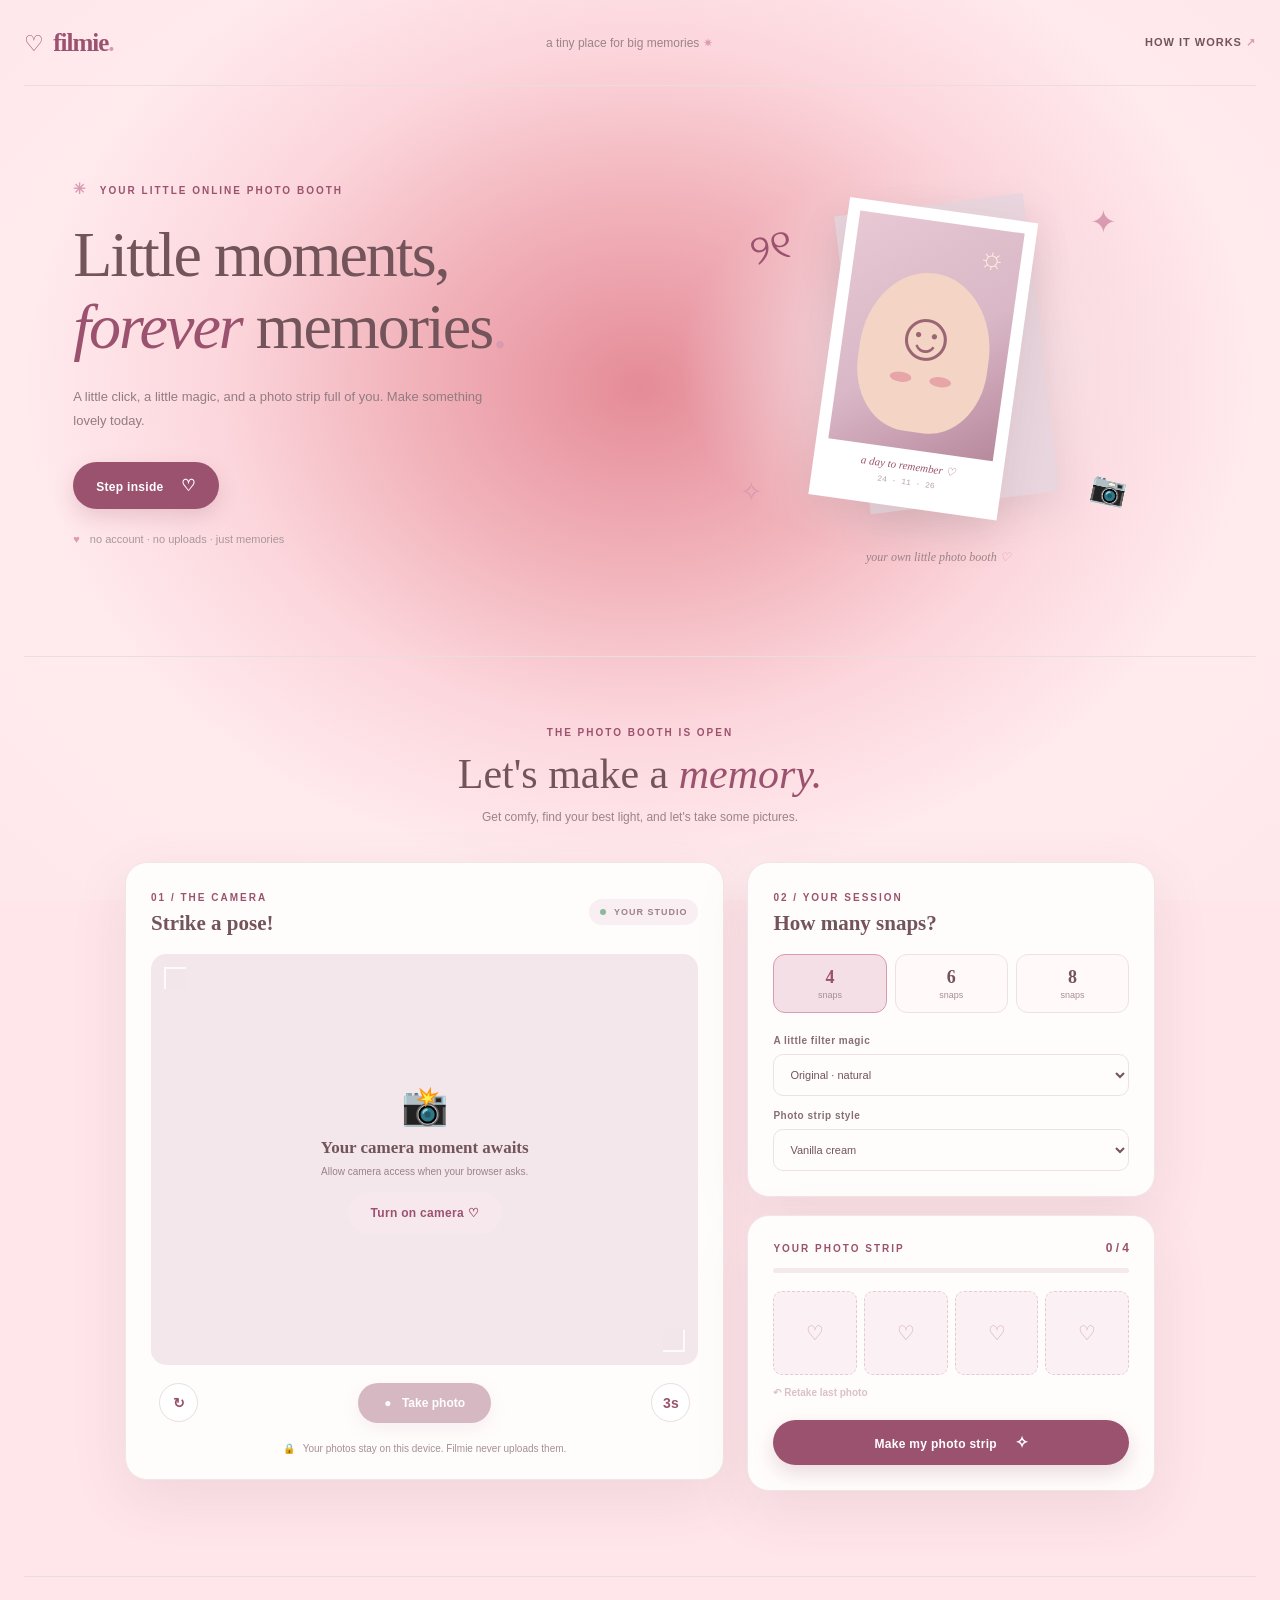
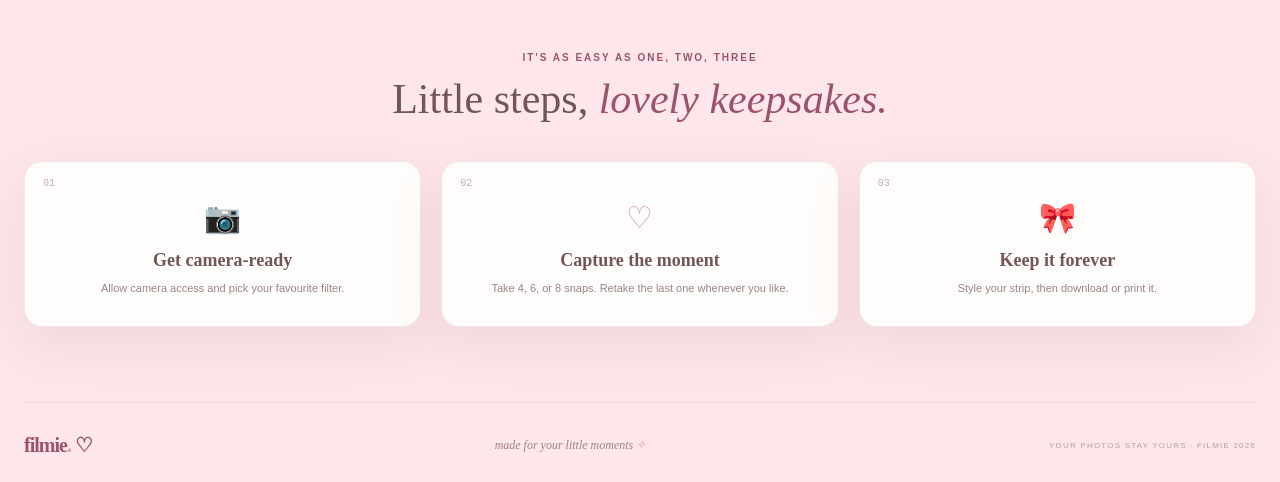
<file: index.html>
<!doctype html>
<html lang="en">
  <head>
    <meta charset="utf-8" />
    <meta name="viewport" content="width=device-width, initial-scale=1" />

    <!-- SEO -->
    <title>Filmie – Cute Online Photo Booth & Photo Strip Maker</title>

    <meta
      name="description"
      content="Create cute photo strips with Filmie! Capture moments, try fun filters, choose layouts, and download your memories."
    />

    <meta name="author" content="Javeria Sohail" />
    <meta name="robots" content="index, follow" />
    <meta name="theme-color" content="#fff8f0" />

    <link rel="canonical" href="https://filmie-photo-booth.vercel.app/" />

    <!-- Google Site Name -->
    <meta property="og:site_name" content="Filmie" />

    <script type="application/ld+json">
      {
        "@context": "https://schema.org",
        "@type": "WebSite",
        "name": "Filmie",
        "alternateName": "Filmie Photo Booth",
        "url": "https://filmie-photo-booth.vercel.app/"
      }
    </script>

    <!-- Favicon -->
    <link rel="icon" type="image/png" href="/images/filmie-icon.png" />

    <!-- Open Graph / Social Sharing -->
    <meta
      property="og:title"
      content="Filmie – Little Moments, Forever Memories"
    />
    <meta
      property="og:description"
      content="Create cute photo strips, capture memories, and make every moment special with Filmie."
    />
    <meta property="og:type" content="website" />
    <meta property="og:url" content="https://filmie-photo-booth.vercel.app/" />
    <meta
      property="og:image"
      content="https://filmie-photo-booth.vercel.app/images/filmie-icon.png"
    />

    <!-- Twitter -->
    <meta name="twitter:card" content="summary_large_image" />
    <meta name="twitter:title" content="Filmie – Online Photo Booth" />
    <meta
      name="twitter:description"
      content="Capture cute moments and create your own photo strips with Filmie."
    />
    <meta
      name="twitter:image"
      content="https://filmie-photo-booth.vercel.app/images/filmie-icon.png"
    />

    <!-- Security -->
    <meta
      http-equiv="Content-Security-Policy"
      content="default-src 'self'; img-src 'self' data: blob:; media-src 'self' blob:; style-src 'self' 'unsafe-inline' https://fonts.googleapis.com; font-src https://fonts.gstatic.com; script-src 'self'; connect-src 'self'; object-src 'none'; base-uri 'self'; form-action 'self'; frame-ancestors 'none'"
    />

    <!-- Fonts -->
    <link rel="preconnect" href="https://fonts.googleapis.com" />
    <link rel="preconnect" href="https://fonts.gstatic.com" crossorigin />

    <link
      href="https://fonts.googleapis.com/css2?family=Nunito+Sans:wght@400;600;700;800&family=Playfair+Display:ital,wght@0,500;0,600;0,700;1,500;1,600&family=Poppins:wght@400;500;600;700&display=swap"
      rel="stylesheet"
    />

    <!-- Stylesheet and JavaScript -->
    <link rel="stylesheet" href="styles.css" />
    <script src="app.js" defer></script>
  </head>

  <body>
    <div class="page-shell">
      <header class="topbar">
        <a class="brand" href="#" aria-label="Filmie home"
          ><span class="brand-mark">♡</span> filmie<span class="brand-dot"
            >.</span
          ></a
        >
        <span class="top-note"
          >a tiny place for big memories <span>✷</span></span
        >
        <a class="top-link" href="#how-it-works">how it works <span>↗</span></a>
      </header>

      <main>
        <section class="hero" id="home">
          <div class="hero-copy">
            <p class="eyebrow">
              <span class="sparkle">✳</span> YOUR LITTLE ONLINE PHOTO BOOTH
            </p>
            <h1>
              Little moments,<br /><em>forever</em> memories<span class="pink"
                >.</span
              >
            </h1>
            <p class="hero-description">
              A little click, a little magic, and a photo strip full of you.
              Make something lovely today.
            </p>
            <button class="primary-button" id="start-button">
              Step inside <span>♡</span>
            </button>
            <div class="hero-foot">
              <span class="tiny-heart">♥</span> no account · no uploads · just
              memories
            </div>
          </div>
          <div class="hero-art" aria-label="Decorative photo booth preview">
            <div class="floating-star star-one">✦</div>
            <div class="floating-star star-two">✧</div>
            <div class="photo-stack">
              <div class="mini-photo mini-photo-back">
                <span>♡</span><small>filmie memories</small>
              </div>
              <div class="mini-photo mini-photo-front">
                <div class="mini-photo-image">
                  <span class="sun">☼</span><span class="face">☺</span
                  ><span class="cheek left"></span
                  ><span class="cheek right"></span>
                </div>
                <div class="mini-caption">a day to remember ♡</div>
                <div class="mini-date">24 · 11 · 26</div>
              </div>
            </div>
            <div class="sticker sticker-bow">୨୧</div>
            <div class="sticker sticker-camera">📷</div>
            <div class="hero-caption">
              your own little photo booth <span>♡</span>
            </div>
          </div>
        </section>

        <section class="studio-section" id="studio">
          <div class="section-heading">
            <p class="eyebrow">THE PHOTO BOOTH IS OPEN</p>
            <h2>Let's make a <em>memory.</em></h2>
            <p>
              Get comfy, find your best light, and let's take some pictures.
            </p>
          </div>

          <div class="studio-grid">
            <section class="camera-card panel">
              <div class="panel-heading">
                <div>
                  <span class="step-label">01 / THE CAMERA</span>
                  <h3>Strike a pose!</h3>
                </div>
                <span class="live-pill"><i></i> YOUR STUDIO</span>
              </div>
              <div class="camera-wrap">
                <video
                  id="camera"
                  autoplay
                  playsinline
                  muted
                  aria-label="Live camera preview"
                ></video>
                <canvas id="capture-canvas" hidden></canvas>
                <div class="camera-placeholder" id="camera-placeholder">
                  <div class="camera-icon">📸</div>
                  <strong>Your camera moment awaits</strong>
                  <span>Allow camera access when your browser asks.</span>
                  <button class="secondary-button" id="enable-camera">
                    Turn on camera ♡
                  </button>
                </div>
                <div
                  class="camera-countdown"
                  id="countdown"
                  aria-live="assertive"
                ></div>
                <span class="camera-corner corner-a"></span
                ><span class="camera-corner corner-b"></span>
              </div>
              <div class="camera-actions">
                <button
                  class="icon-button"
                  id="switch-camera"
                  title="Switch camera"
                  aria-label="Switch camera"
                >
                  ↻
                </button>
                <button class="capture-button" id="capture-button" disabled>
                  <span>●</span> Take photo
                </button>
                <button
                  class="icon-button"
                  id="timer-button"
                  title="Toggle 3 second timer"
                  aria-pressed="false"
                >
                  3s
                </button>
              </div>
              <p class="privacy-note">
                <span>🔒</span> Your photos stay on this device. Filmie never
                uploads them.
              </p>
            </section>

            <aside class="settings-column">
              <section class="panel setting-card">
                <span class="step-label">02 / YOUR SESSION</span>
                <h3>How many snaps?</h3>
                <div
                  class="choice-row"
                  role="group"
                  aria-label="Number of photos"
                >
                  <button
                    class="choice active"
                    data-count="4"
                    aria-pressed="true"
                  >
                    4 <small>snaps</small>
                  </button>
                  <button class="choice" data-count="6" aria-pressed="false">
                    6 <small>snaps</small>
                  </button>
                  <button class="choice" data-count="8" aria-pressed="false">
                    8 <small>snaps</small>
                  </button>
                </div>
                <label class="field-label" for="filter-select"
                  >A little filter magic</label
                >
                <select id="filter-select" class="select-control">
                  <option value="none">Original · natural</option>
                  <option value="soft">Soft blush</option>
                  <option value="warm">Golden hour</option>
                  <option value="mono">Vintage B&W</option>
                  <option value="dreamy">Dreamy lavender</option>
                </select>
                <label class="field-label" for="frame-select"
                  >Photo strip style</label
                >
                <select id="frame-select" class="select-control">
                  <option value="cream">Vanilla cream</option>
                  <option value="pink">Blush pink</option>
                  <option value="lavender">Lavender dream</option>
                  <option value="berry">Berry vintage</option>
                </select>
              </section>
              <section class="panel progress-card">
                <div class="progress-top">
                  <span class="step-label">YOUR PHOTO STRIP</span
                  ><strong id="photo-progress">0 / 4</strong>
                </div>
                <div class="progress-track">
                  <span id="progress-fill"></span>
                </div>
                <div
                  class="thumbnail-grid"
                  id="thumbnail-grid"
                  aria-live="polite"
                >
                  <div class="empty-thumb">♡</div>
                  <div class="empty-thumb">♡</div>
                  <div class="empty-thumb">♡</div>
                  <div class="empty-thumb">♡</div>
                </div>
                <button class="text-button" id="retake-last" disabled>
                  ↶ Retake last photo
                </button>
                <button
                  class="primary-button full-button"
                  id="make-strip"
                  disabled
                >
                  Make my photo strip <span>✧</span>
                </button>
              </section>
            </aside>
          </div>
        </section>

        <section class="result-section" id="result" hidden>
          <div class="section-heading">
            <p class="eyebrow">A LITTLE SOMETHING TO KEEP</p>
            <h2>Made with <em>love.</em></h2>
            <p>Your memories, all in one little strip.</p>
          </div>
          <div class="result-layout">
            <div class="print-stage">
              <div class="printer">
                <div class="printer-slot"></div>
                <div class="printer-light"></div>
                <span>filmie mini printer ♡</span>
              </div>
              <div class="print-output" id="print-output">
                <img id="final-image" alt="Your completed Filmie photo strip" />
              </div>
              <p class="print-caption">
                freshly printed just for you <span>✧</span>
              </p>
            </div>
            <div class="panel edit-card">
              <span class="step-label">03 / THE FINISHING TOUCHES</span>
              <h3>Make it yours.</h3>
              <label class="field-label" for="caption-input"
                >Add a little note</label
              >
              <input
                class="text-control"
                id="caption-input"
                maxlength="45"
                placeholder="a day to remember ♡"
              />
              <label class="field-label" for="sticker-select"
                >Add a sticker</label
              >
              <select class="select-control" id="sticker-select">
                <option value="">No sticker</option>
                <option value="♡">Heart ♡</option>
                <option value="୨୧">Bow ୨୧</option>
                <option value="✦">Star ✦</option>
                <option value="☁">Cloud ☁</option>
                <option value="✿">Flower ✿</option>
              </select>
              <button class="secondary-button full-button" id="update-strip">
                Update my strip ↻
              </button>
              <div class="divider"><span>KEEP YOUR MEMORY</span></div>
              <button class="primary-button full-button" id="download-png">
                Download PNG ↓
              </button>
              <button class="secondary-button full-button" id="print-strip">
                Print my photos ♡
              </button>
              <button class="text-button full-text-button" id="start-again">
                Start a new session ↗
              </button>
              <p class="privacy-note">
                <span>♡</span> Downloaded directly to your device. Nothing is
                stored online.
              </p>
            </div>
          </div>
        </section>

        <section class="how-section" id="how-it-works">
          <p class="eyebrow">IT'S AS EASY AS ONE, TWO, THREE</p>
          <h2>Little steps, <em>lovely keepsakes.</em></h2>
          <div class="how-grid">
            <article>
              <span class="how-number">01</span>
              <div class="how-icon">📷</div>
              <h3>Get camera-ready</h3>
              <p>Allow camera access and pick your favourite filter.</p>
            </article>
            <article>
              <span class="how-number">02</span>
              <div class="how-icon">♡</div>
              <h3>Capture the moment</h3>
              <p>
                Take 4, 6, or 8 snaps. Retake the last one whenever you like.
              </p>
            </article>
            <article>
              <span class="how-number">03</span>
              <div class="how-icon">🎀</div>
              <h3>Keep it forever</h3>
              <p>Style your strip, then download or print it.</p>
            </article>
          </div>
        </section>
      </main>
      <footer>
        <a class="brand footer-brand" href="#"
          >filmie<span class="brand-dot">.</span> ♡</a
        >
        <p>made for your little moments <span>✧</span></p>
        <small>YOUR PHOTOS STAY YOURS · FILMIE 2026</small>
      </footer>
    </div>

    <div class="toast" id="toast" role="status" aria-live="polite"></div>
    <dialog class="preview-dialog" id="preview-dialog">
      <button
        class="dialog-close"
        id="close-preview"
        aria-label="Close enlarged photo"
      >
        ×
      </button>
      <img id="enlarged-image" alt="Enlarged photo strip preview" />
    </dialog>
  </body>
</html>
</file>
<file: styles.css>
@import url("https://fonts.googleapis.com/css2?family=DM+Mono:wght@400;500&display=swap");

:root {
  --blush: #f6dce5;
  --rose: #d99ab2;
  --berry: #9b526f;
  --cream: #fff8f0;
  --cocoa: #72545a;
  --lavender: #e8e0f4;
  --ink: #513c40;
  --muted: #9b8388;
  --white: #fffdfb;
  --shadow: 0 18px 55px rgba(114, 84, 90, 0.11);
  --serif: "Playfair Display", Georgia, serif;
  --sans: "Poppins", sans-serif;
  --button: "Nunito Sans", sans-serif;
}

* {
  box-sizing: border-box;
  min-width: 0;
}

html {
  scroll-behavior: smooth;
  -webkit-text-size-adjust: 100%;
}

body {
  margin: 0;
  min-height: 100vh;
  overflow-x: hidden;
  background-color: #ffe6eb;
  background-image:
    radial-gradient(
      ellipse 48% 55% at 50% 43%,
      rgba(225, 126, 139, 0.88) 0%,
      rgba(237, 157, 167, 0.72) 38%,
      rgba(248, 190, 199, 0.48) 68%,
      transparent 100%
    ),
    radial-gradient(ellipse 85% 90% at 50% 50%, #fff0f2 0%, #ffe6eb 100%);
  background-attachment: fixed;
  background-repeat: no-repeat;
  background-size: cover;
  color: var(--ink);
  font-family: var(--sans);
  font-size: 14px;
}

button,
input,
select {
  font: inherit;
}

button {
  cursor: pointer;
  touch-action: manipulation;
}

button:focus-visible,
a:focus-visible,
input:focus-visible,
select:focus-visible {
  outline: 3px solid #c46e91;
  outline-offset: 3px;
}

img,
video,
canvas {
  max-width: 100%;
}

.page-shell {
  width: min(100% - 48px, 1280px);
  margin-inline: auto;
}

.topbar {
  min-height: 86px;
  display: flex;
  align-items: center;
  justify-content: space-between;
  gap: 18px;
  border-bottom: 1px solid #eadde0;
}

.brand {
  font: 600 25px var(--serif);
  color: var(--berry);
  text-decoration: none;
  letter-spacing: -1px;
}

.brand-mark {
  font: 22px var(--sans);
  margin-right: 5px;
}

.brand-dot,
.top-note span,
.top-link span {
  color: var(--rose);
}

.top-note {
  font: 12px var(--button);
  color: var(--muted);
  text-align: center;
}

.top-link {
  font: 700 11px var(--button);
  letter-spacing: 1px;
  text-transform: uppercase;
  text-decoration: none;
  color: var(--cocoa);
}

.hero {
  min-height: 570px;
  display: grid;
  grid-template-columns: minmax(0, 1fr) minmax(0, 1fr);
  align-items: center;
  gap: clamp(24px, 5vw, 60px);
  padding: 55px 4% 72px;
}

.hero-copy {
  min-width: 0;
}

.eyebrow,
.step-label {
  font: 700 10px var(--button);
  letter-spacing: 2px;
  color: var(--berry);
}

.sparkle {
  font-size: 15px;
  margin-right: 7px;
  color: var(--rose);
}

h1,
h2,
h3,
p {
  margin-top: 0;
}

h1 {
  font: 500 clamp(38px, 5vw, 66px)/1.13 var(--serif);
  letter-spacing: -2px;
  margin: 21px 0;
  color: var(--cocoa);
  overflow-wrap: break-word;
}

h1 em,
h2 em {
  font-weight: 500;
  color: var(--berry);
}

.pink {
  color: var(--rose);
}

.hero-description {
  max-width: 420px;
  color: #927c81;
  line-height: 1.9;
  font-size: 13px;
  margin-bottom: 28px;
}

.primary-button,
.secondary-button {
  border: 0;
  border-radius: 999px;
  padding: 14px 23px;
  font: 800 12px var(--button);
  letter-spacing: 0.3px;
  transition:
    transform 0.2s,
    box-shadow 0.2s;
  max-width: 100%;
}

.primary-button {
  background: var(--berry);
  color: white;
  box-shadow: 0 8px 20px #9b526f35;
}

.primary-button:hover,
.secondary-button:hover {
  transform: translateY(-2px);
  box-shadow: 0 10px 24px #9b526f30;
}

.primary-button span {
  margin-left: 14px;
  font-size: 16px;
}

.secondary-button {
  background: #f7e8ed;
  color: var(--berry);
}

.hero-foot {
  margin-top: 24px;
  color: #aa969a;
  font: 11px var(--button);
}

.tiny-heart {
  color: var(--rose);
  margin-right: 7px;
}

.hero-art {
  min-height: 350px;
  height: clamp(350px, 38vw, 420px);
  position: relative;
  display: grid;
  place-items: center;
  background: radial-gradient(ellipse, #f4e3e9 0, transparent 68%);
}

.photo-stack {
  position: relative;
  width: 220px;
  height: 330px;
  transform: rotate(5deg);
}

.mini-photo {
  position: absolute;
  width: 190px;
  height: 300px;
  background: white;
  padding: 12px 12px 17px;
  box-shadow: 0 15px 40px #72545a22;
}

.mini-photo-back {
  left: 23px;
  top: 5px;
  transform: rotate(-12deg);
  background: #e9d5dd;
  color: var(--berry);
  display: grid;
  place-items: center;
  font: 30px var(--serif);
}

.mini-photo-back small {
  font: 9px var(--button);
  letter-spacing: 1px;
}

.mini-photo-front {
  left: 0;
  top: 12px;
  transform: rotate(3deg);
}

.mini-photo-image {
  height: 230px;
  background: linear-gradient(145deg, #e7c8d3, #d9b7c7 55%, #b8899d);
  position: relative;
  overflow: hidden;
  display: grid;
  place-items: center;
}

.mini-photo-image:before {
  content: "";
  position: absolute;
  width: 130px;
  height: 160px;
  border-radius: 50% 50% 42% 42%;
  background: #f4d5c5;
  top: 52px;
}

.face {
  position: relative;
  z-index: 1;
  font-size: 70px;
  color: #9b6673;
}

.sun {
  position: absolute;
  right: 15px;
  top: 12px;
  font-size: 30px;
  color: #fff1d9;
}

.cheek {
  position: absolute;
  z-index: 2;
  top: 154px;
  width: 22px;
  height: 10px;
  border-radius: 50%;
  background: #e8a5a8;
}

.cheek.left {
  left: 52px;
}

.cheek.right {
  right: 52px;
}

.mini-caption {
  text-align: center;
  font: italic 11px var(--serif);
  color: var(--berry);
  padding-top: 10px;
}

.mini-date {
  text-align: center;
  font:
    8px "DM Mono",
    monospace;
  color: #b7a2a7;
  margin-top: 5px;
}

.floating-star {
  position: absolute;
  color: var(--rose);
}

.star-one {
  top: 50px;
  right: 90px;
  font-size: 32px;
}

.star-two {
  bottom: 65px;
  left: 70px;
  font-size: 27px;
}

.sticker {
  position: absolute;
}

.sticker-bow {
  top: 70px;
  left: 80px;
  font-size: 42px;
  color: var(--berry);
  transform: rotate(-14deg);
}

.sticker-camera {
  right: 80px;
  bottom: 67px;
  font-size: 29px;
  transform: rotate(12deg);
}

.hero-caption {
  position: absolute;
  bottom: 8px;
  font: italic 12px var(--serif);
  color: var(--muted);
}

.hero-caption span {
  color: var(--rose);
}

.studio-section {
  padding: 70px 0 85px;
  border-top: 1px solid #eadde0;
}

.section-heading {
  text-align: center;
  margin-bottom: 38px;
}

.section-heading h2,
.how-section h2 {
  font: 500 clamp(30px, 3.5vw, 42px) var(--serif);
  color: var(--cocoa);
  margin: 12px 0;
}

.section-heading > p:last-child {
  font-size: 12px;
  color: var(--muted);
}

.studio-grid {
  display: grid;
  grid-template-columns: minmax(0, 1.25fr) minmax(280px, 0.85fr);
  gap: 23px;
  max-width: 1030px;
  margin: auto;
  align-items: start;
}

.panel {
  min-width: 0;
  background: var(--white);
  border: 1px solid #f0e5e7;
  border-radius: 22px;
  box-shadow: var(--shadow);
  padding: 25px;
}

.panel-heading {
  display: flex;
  justify-content: space-between;
  align-items: center;
  gap: 12px;
  margin-bottom: 18px;
  flex-wrap: wrap;
}

.panel h3 {
  font: 600 21px var(--serif);
  color: var(--cocoa);
  margin: 7px 0 0;
}

.live-pill {
  font: 700 9px var(--button);
  letter-spacing: 1px;
  color: #9c818a;
  background: #f9eef1;
  padding: 8px 11px;
  border-radius: 30px;
  white-space: nowrap;
}

.live-pill i {
  display: inline-block;
  width: 6px;
  height: 6px;
  border-radius: 50%;
  background: #8ab99e;
  margin-right: 5px;
}

.camera-wrap {
  width: 100%;
  height: auto;
  aspect-ratio: 4 / 3;
  min-height: 220px;
  max-height: 520px;
  position: relative;
  background: #f3e7eb;
  border-radius: 15px;
  overflow: hidden;
  display: grid;
  place-items: center;
  isolation: isolate;
}

.camera-wrap video {
  position: absolute;
  inset: 0;
  width: 100%;
  height: 100%;
  object-fit: cover;
  object-position: center;
  transform: scaleX(-1);
  display: none;
}

.camera-wrap video.ready {
  display: block;
}

.camera-placeholder {
  position: absolute;
  inset: 0;
  display: flex;
  align-items: center;
  justify-content: center;
  flex-direction: column;
  text-align: center;
  padding: 20px;
}

.camera-icon {
  font-size: 38px;
  margin-bottom: 10px;
}

.camera-placeholder strong {
  font: 600 17px var(--serif);
  color: var(--cocoa);
}

.camera-placeholder span {
  font-size: 10px;
  color: var(--muted);
  margin: 8px 0 15px;
}

.camera-corner {
  position: absolute;
  z-index: 2;
  width: 22px;
  height: 22px;
  border-color: #fff;
  border-style: solid;
  opacity: 0.8;
  pointer-events: none;
}

.corner-a {
  left: 13px;
  top: 13px;
  border-width: 2px 0 0 2px;
}

.corner-b {
  right: 13px;
  bottom: 13px;
  border-width: 0 2px 2px 0;
}

.camera-countdown {
  position: absolute;
  z-index: 3;
  inset: 0;
  display: none;
  place-items: center;
  background: #513c4060;
  color: white;
  font: 600 clamp(55px, 12vw, 95px) var(--serif);
  text-shadow: 0 3px 20px #0005;
}

.camera-actions {
  display: flex;
  align-items: center;
  justify-content: space-between;
  gap: 12px;
  padding: 18px 8px 8px;
  flex-wrap: wrap;
}

.icon-button {
  flex: 0 0 auto;
  width: 39px;
  height: 39px;
  border-radius: 50%;
  border: 1px solid #eadde0;
  background: white;
  color: var(--berry);
  font-weight: 700;
}

.capture-button {
  border: 0;
  border-radius: 40px;
  background: var(--berry);
  color: white;
  padding: 13px 26px;
  font: 800 12px var(--button);
  box-shadow: 0 6px 16px #9b526f30;
  max-width: 100%;
}

.capture-button span {
  margin-right: 7px;
}

.capture-button:disabled {
  opacity: 0.4;
  cursor: not-allowed;
}

.privacy-note {
  font: 10px var(--button);
  color: #a58f95;
  margin: 12px 0 0;
  text-align: center;
}

.privacy-note span {
  margin-right: 5px;
}

.settings-column {
  min-width: 0;
  display: flex;
  flex-direction: column;
  gap: 18px;
}

.setting-card h3 {
  margin-bottom: 18px;
}

.choice-row {
  display: grid;
  grid-template-columns: repeat(3, minmax(0, 1fr));
  gap: 8px;
  margin-bottom: 22px;
}

.choice {
  min-width: 0;
  border: 1px solid #eee1e5;
  background: #fff9fa;
  border-radius: 12px;
  padding: 12px 5px;
  color: var(--cocoa);
  font: 700 18px var(--serif);
}

.choice small {
  display: block;
  font: 9px var(--button);
  color: #a68e95;
  margin-top: 2px;
}

.choice.active {
  background: #f4dfe7;
  border-color: #d99ab2;
  color: var(--berry);
}

.field-label {
  display: block;
  font: 700 10px var(--button);
  letter-spacing: 0.5px;
  color: #876e76;
  margin: 14px 0 8px;
}

.select-control,
.text-control {
  display: block;
  width: 100%;
  max-width: 100%;
  min-height: 42px;
  border: 1px solid #eee1e5;
  background: #fffdfc;
  color: var(--cocoa);
  border-radius: 10px;
  padding: 12px;
  font: 11px var(--button);
}

.progress-top {
  display: flex;
  justify-content: space-between;
  align-items: center;
  gap: 10px;
}

.progress-top strong {
  font: 600 12px var(--button);
  color: var(--berry);
}

.progress-track {
  height: 5px;
  background: #f4e9ec;
  border-radius: 5px;
  margin: 13px 0 18px;
  overflow: hidden;
}

.progress-track span {
  height: 100%;
  display: block;
  width: 0;
  background: var(--rose);
  transition: width 0.25s;
}

.thumbnail-grid {
  display: grid;
  grid-template-columns: repeat(4, minmax(0, 1fr));
  gap: 7px;
}

.empty-thumb,
.thumb {
  aspect-ratio: 1;
  min-width: 0;
  background: #fbf1f4;
  border: 1px dashed #e4cbd4;
  border-radius: 9px;
  display: grid;
  place-items: center;
  color: #d5a5b7;
  font-size: 20px;
  overflow: hidden;
}

.thumb {
  border: 0;
  position: relative;
}

.thumb img {
  width: 100%;
  height: 100%;
  object-fit: cover;
}

.thumb button {
  position: absolute;
  right: 3px;
  top: 3px;
  border: 0;
  background: #fffdf0d9;
  color: var(--berry);
  border-radius: 50%;
  width: 19px;
  height: 19px;
  font-size: 12px;
}

.text-button {
  border: 0;
  background: none;
  color: var(--berry);
  font: 700 10px var(--button);
  padding: 12px 0;
}

.text-button:disabled {
  opacity: 0.35;
  cursor: not-allowed;
}

.full-button {
  width: 100%;
  margin-top: 10px;
}

.progress-card .primary-button {
  padding: 13px;
}

.result-section {
  padding: 75px 0;
  border-top: 1px solid #eadde0;
}

.result-layout {
  width: 100%;
  max-width: 850px;
  margin: auto;
  display: grid;
  grid-template-columns: minmax(0, 1fr) minmax(0, 0.8fr);
  gap: 38px;
  align-items: center;
}

.print-stage {
  min-width: 0;
  display: flex;
  flex-direction: column;
  align-items: center;
}

.printer {
  width: min(230px, 85%);
  height: 82px;
  background: #eadfe0;
  border-radius: 20px 20px 8px 8px;
  position: relative;
  box-shadow: 0 12px 24px #72545a20;
  display: flex;
  align-items: flex-end;
  justify-content: center;
  padding-bottom: 12px;
  color: #967c84;
  font: italic 12px var(--serif);
}

.printer-slot {
  position: absolute;
  left: 20px;
  right: 20px;
  top: 12px;
  height: 10px;
  background: #9d858b;
  border-radius: 8px;
  box-shadow: inset 0 2px 4px #554148;
}

.printer-light {
  position: absolute;
  right: 20px;
  top: 30px;
  width: 7px;
  height: 7px;
  border-radius: 50%;
  background: #9cc8a5;
}

.print-output {
  width: min(205px, 80%);
  max-width: 100%;
  margin-top: -2px;
  padding: 12px 12px 18px;
  background: white;
  box-shadow: 0 12px 25px #72545a1c;
  transform: translateY(-8px);
  transition: transform 0.6s;
  cursor: zoom-in;
}

.print-output img {
  display: block;
  width: 100%;
  height: auto;
}

.print-output.printing {
  transform: translateY(15px);
}

.print-caption {
  font: italic 12px var(--serif);
  color: var(--muted);
  margin-top: 14px;
  text-align: center;
}

.print-caption span {
  color: var(--rose);
}

.edit-card h3 {
  margin: 8px 0 16px;
}

.divider {
  display: flex;
  align-items: center;
  gap: 10px;
  color: #b59fa5;
  font: 700 8px var(--button);
  letter-spacing: 1.4px;
  margin: 22px 0 8px;
}

.divider:before,
.divider:after {
  content: "";
  height: 1px;
  background: #eee2e5;
  flex: 1;
}

.full-text-button {
  width: 100%;
  text-align: center;
}

.how-section {
  border-top: 1px solid #eadde0;
  padding: 75px 0;
  text-align: center;
}

.how-grid {
  display: grid;
  grid-template-columns: repeat(3, minmax(0, 1fr));
  gap: 20px;
  margin-top: 38px;
}

.how-grid article {
  position: relative;
  min-width: 0;
  background: #fffdfb;
  border: 1px solid #f0e5e7;
  border-radius: 18px;
  padding: 28px 20px;
  box-shadow: var(--shadow);
}

.how-number {
  position: absolute;
  top: 16px;
  left: 18px;
  font:
    10px "DM Mono",
    monospace;
  color: #c9aab5;
}

.how-icon {
  font-size: 30px;
  margin: 10px 0 15px;
  color: var(--rose);
}

.how-grid h3 {
  font: 600 18px var(--serif);
  color: var(--cocoa);
  margin-bottom: 8px;
}

.how-grid p {
  font-size: 11px;
  line-height: 1.8;
  color: var(--muted);
  margin: 0;
}

footer {
  border-top: 1px solid #eadde0;
  padding: 30px 0 25px;
  display: flex;
  align-items: center;
  justify-content: space-between;
  gap: 15px;
}

footer p {
  font: italic 12px var(--serif);
  color: var(--muted);
  margin: 0;
}

footer p span {
  color: var(--rose);
}

footer small {
  font: 8px var(--button);
  letter-spacing: 1.2px;
  color: #b49fa4;
}

.footer-brand {
  font-size: 20px;
}

.toast {
  position: fixed;
  z-index: 20;
  bottom: max(24px, env(safe-area-inset-bottom));
  left: 50%;
  width: max-content;
  max-width: calc(100vw - 32px);
  transform: translate(-50%, 20px);
  opacity: 0;
  pointer-events: none;
  background: #72545a;
  color: white;
  border-radius: 30px;
  padding: 12px 20px;
  font: 11px var(--button);
  box-shadow: 0 8px 30px #513c4040;
  transition: 0.25s;
  text-align: center;
}

.toast.show {
  opacity: 1;
  transform: translate(-50%, 0);
}

.preview-dialog {
  border: 0;
  border-radius: 16px;
  padding: 20px;
  background: var(--cream);
  width: min(90vw, 500px);
  max-width: 90vw;
  max-height: 90vh;
  overflow: auto;
  box-shadow: 0 20px 70px #0004;
}

.preview-dialog::backdrop {
  background: #39282eaa;
}

.preview-dialog img {
  max-width: 100%;
  max-height: 80vh;
  display: block;
  margin: auto;
}

.dialog-close {
  position: absolute;
  right: 5px;
  top: 5px;
  border: 0;
  background: white;
  color: var(--berry);
  font-size: 24px;
  border-radius: 50%;
  width: 34px;
  height: 34px;
}

/* LAPTOPS AND SMALL DESKTOPS */
@media (max-width: 1050px) {
  .page-shell {
    width: min(100% - 40px, 1280px);
  }

  .hero {
    gap: 25px;
    padding-inline: 1%;
  }

  .studio-grid {
    grid-template-columns: minmax(0, 1.1fr) minmax(260px, 0.9fr);
    gap: 16px;
  }

  .panel {
    padding: 20px;
  }
}

/* TABLETS */
@media (max-width: 850px) {
  .page-shell {
    width: min(100% - 36px, 720px);
  }

  .hero {
    min-height: auto;
    grid-template-columns: minmax(0, 1fr) minmax(0, 0.9fr);
    gap: 15px;
    padding: 55px 0;
  }

  .hero-art {
    height: 350px;
    min-height: 320px;
  }

  .studio-grid {
    grid-template-columns: minmax(0, 1fr);
    max-width: 650px;
  }

  .settings-column {
    display: grid;
    grid-template-columns: repeat(2, minmax(0, 1fr));
    align-items: start;
  }

  .result-layout {
    gap: 20px;
  }

  .how-grid {
    gap: 14px;
  }
}

/* LARGE PHONES AND SMALL TABLETS */
@media (max-width: 620px) {
  .page-shell {
    width: calc(100% - 32px);
  }

  .topbar {
    min-height: 68px;
    gap: 10px;
  }

  .brand {
    font-size: 22px;
  }

  .top-note {
    display: none;
  }

  .top-link {
    font-size: 10px;
  }

  .hero {
    grid-template-columns: minmax(0, 1fr);
    padding: 48px 0 35px;
    text-align: center;
    gap: 12px;
  }

  .hero-copy {
    display: flex;
    align-items: center;
    flex-direction: column;
  }

  h1 {
    font-size: clamp(39px, 10vw, 54px);
    letter-spacing: -1.5px;
  }

  .hero-description {
    max-width: 350px;
    font-size: 12px;
  }

  .hero-art {
    height: 340px;
    min-height: 340px;
  }

  .photo-stack {
    transform: scale(0.88) rotate(5deg);
  }

  .studio-section,
  .result-section,
  .how-section {
    padding: 52px 0;
  }

  .section-heading {
    margin-bottom: 28px;
  }

  .section-heading h2,
  .how-section h2 {
    font-size: clamp(29px, 7vw, 36px);
  }

  .studio-grid {
    gap: 15px;
  }

  .settings-column {
    display: flex;
  }

  .camera-wrap {
    aspect-ratio: 4 / 3;
    min-height: 0;
    max-height: none;
  }

  .camera-actions {
    justify-content: space-between;
    padding: 15px 0 5px;
  }

  .capture-button {
    padding: 13px 20px;
  }

  .panel {
    padding: 18px;
    border-radius: 18px;
  }

  .panel h3 {
    font-size: 19px;
  }

  .choice-row {
    gap: 7px;
  }

  .choice {
    padding: 11px 4px;
    font-size: 17px;
  }

  .how-grid {
    grid-template-columns: minmax(0, 1fr);
    gap: 12px;
  }

  .how-grid article {
    padding: 23px;
  }

  .result-layout {
    grid-template-columns: minmax(0, 1fr);
    gap: 30px;
  }

  .edit-card {
    max-width: 420px;
    width: 100%;
    margin: auto;
  }

  footer {
    flex-direction: column;
    gap: 10px;
    text-align: center;
  }

  footer small {
    margin-top: 5px;
  }
}

/* SMALL PHONES */
@media (max-width: 380px) {
  .page-shell {
    width: calc(100% - 24px);
  }

  .brand {
    font-size: 20px;
  }

  .top-link {
    font-size: 9px;
    letter-spacing: 0.5px;
  }

  .hero {
    padding-top: 38px;
  }

  h1 {
    font-size: 38px;
  }

  .hero-art {
    height: 310px;
    min-height: 310px;
  }

  .photo-stack {
    transform: scale(0.78) rotate(5deg);
  }

  .panel {
    padding: 14px;
  }

  .camera-actions {
    gap: 8px;
  }

  .capture-button {
    padding: 12px 14px;
    font-size: 11px;
  }

  .icon-button {
    width: 36px;
    height: 36px;
  }

  .choice small {
    font-size: 8px;
  }

  .thumbnail-grid {
    gap: 5px;
  }
}

/* REDUCED MOTION */
@media (prefers-reduced-motion: reduce) {
  *,
  *::before,
  *::after {
    scroll-behavior: auto !important;
    transition: none !important;
    animation: none !important;
  }
}

/* PRINT */
@media print {
  body.printing-only {
    background: #fff;
  }

  body.printing-only .page-shell > * {
    display: none !important;
  }

  body.printing-only #result {
    display: block !important;
    padding: 0 !important;
    border: 0 !important;
  }

  body.printing-only #result .section-heading,
  body.printing-only #result .edit-card,
  body.printing-only #result .print-caption,
  body.printing-only #result .printer {
    display: none !important;
  }

  body.printing-only #result .result-layout {
    display: block !important;
  }

  body.printing-only #result .print-stage {
    display: block !important;
  }

  body.printing-only #result .print-output {
    display: block !important;
    width: min(100%, 3in) !important;
    margin: 0 auto !important;
    box-shadow: none !important;
    transform: none !important;
  }

  body.printing-only #result .print-output img {
    width: 100% !important;
  }
}

/* Hide camera placeholder once the camera is ready */
.camera-wrap:has(video.ready) .camera-placeholder {
  display: none !important;
}

/* STEP 2 — PHONE RESPONSIVENESS */
@media (max-width: 620px) {
  #studio,
  .studio-section,
  .studio-grid,
  .settings-column,
  .panel {
    width: 100%;
    max-width: 100%;
    min-width: 0;
  }

  .studio-grid {
    display: grid;
    grid-template-columns: minmax(0, 1fr);
  }

  .settings-column {
    display: flex;
    flex-direction: column;
  }

  .settings-column > *,
  .studio-grid > * {
    width: 100%;
    min-width: 0;
  }

  .panel {
    overflow: hidden;
  }

  .camera-wrap {
    width: 100%;
  }

  .choice-row {
    grid-template-columns: repeat(3, minmax(0, 1fr));
  }
}

@media (max-width: 380px) {
  .page-shell {
    width: calc(100% - 20px);
  }

  .studio-section {
    padding-inline: 0;
  }

  .panel {
    padding: 13px;
  }
}

/* Filmie camera flash indicator */
.camera-wrap {
  position: relative;
}

.camera-status-light {
  position: absolute;
  top: 16px;
  right: 16px;
  z-index: 20;
  width: 13px;
  height: 13px;
  border-radius: 50%;
  background: #78917d;
  border: 2px solid rgba(255, 255, 255, 0.9);
  box-shadow: 0 0 0 3px rgba(255, 255, 255, 0.2);
  opacity: 0;
  pointer-events: none;
}

.camera-wrap.camera-active .camera-status-light {
  opacity: 1;
}

.camera-status-light.is-flashing {
  animation: filmie-camera-flash 0.45s ease-in-out;
}

@keyframes filmie-camera-flash {
  0% {
    background: #78917d;
    box-shadow: 0 0 0 3px rgba(255, 255, 255, 0.2);
    transform: scale(1);
  }
  35% {
    background: #65ff91;
    box-shadow: 0 0 8px 5px rgba(70, 255, 130, 0.75);
    transform: scale(1.5);
  }
  100% {
    background: #78917d;
    box-shadow: 0 0 0 3px rgba(255, 255, 255, 0.2);
    transform: scale(1);
  }
}
</file>
